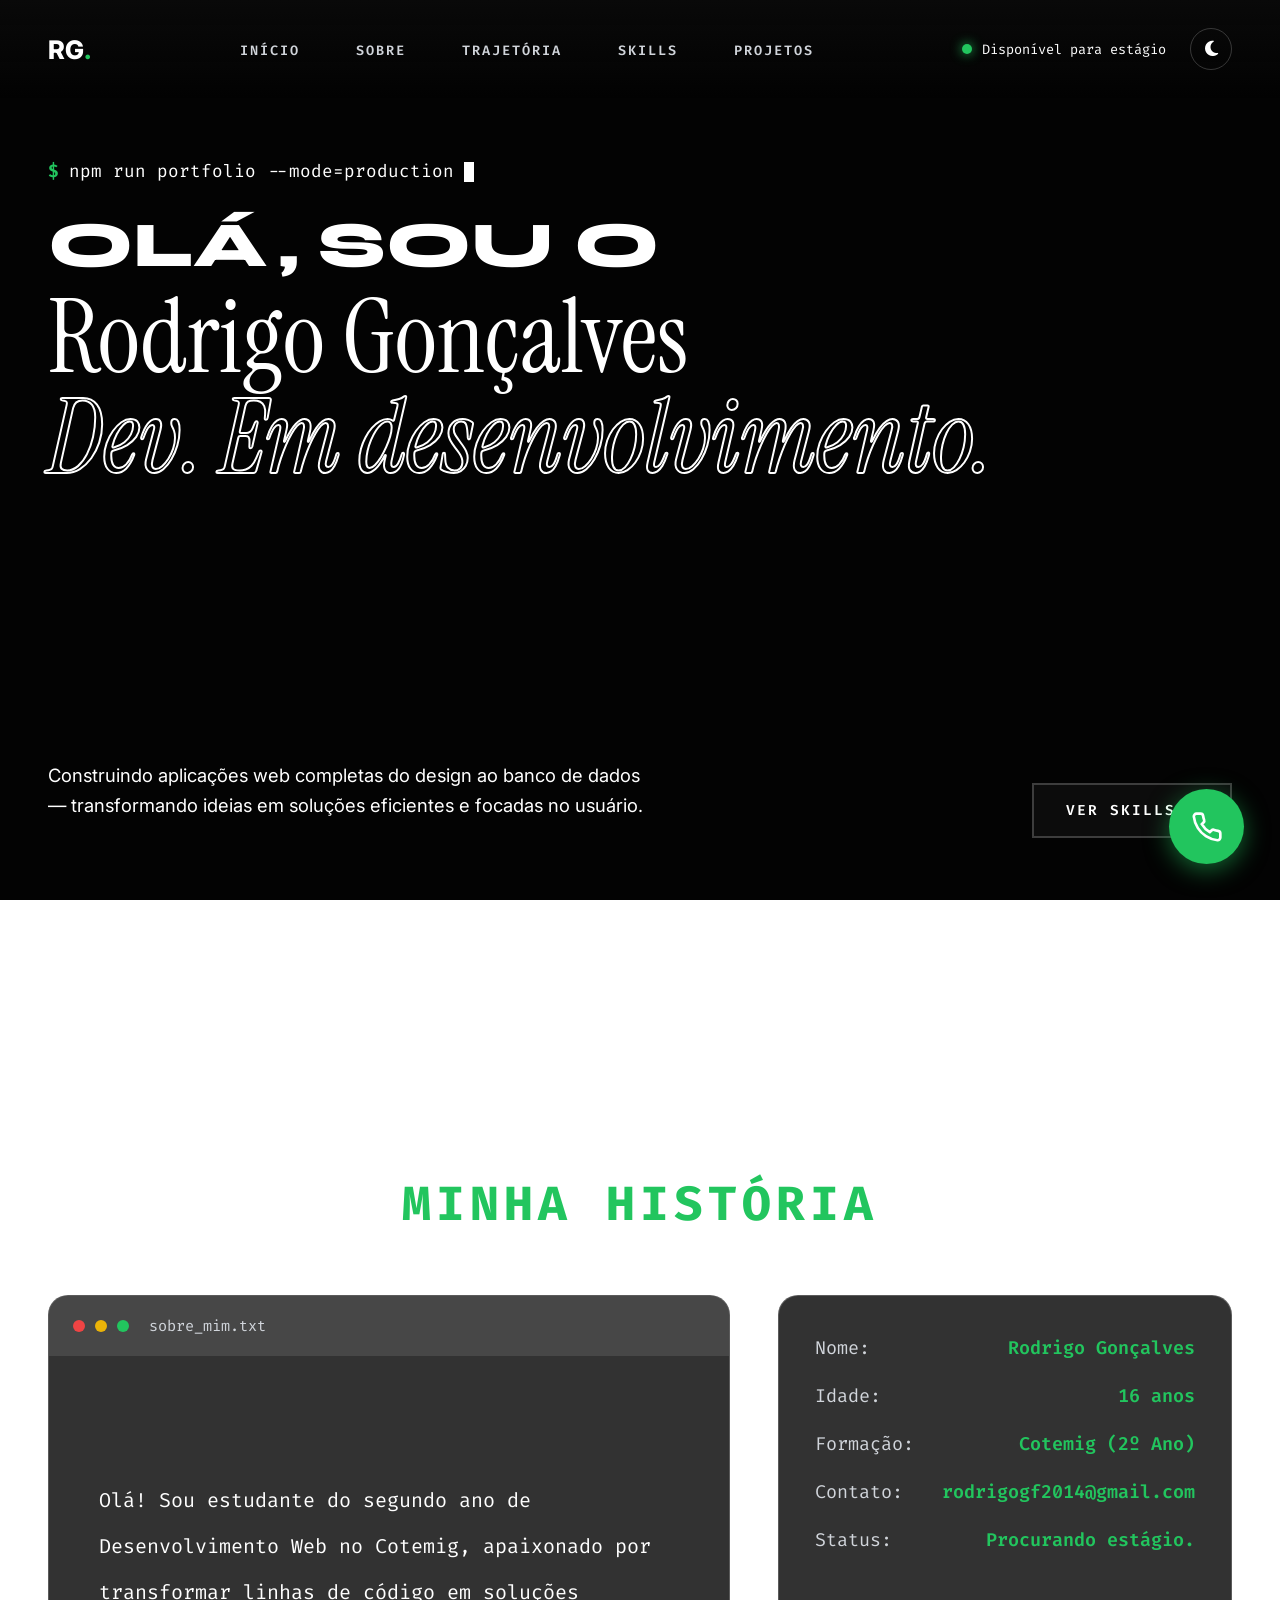
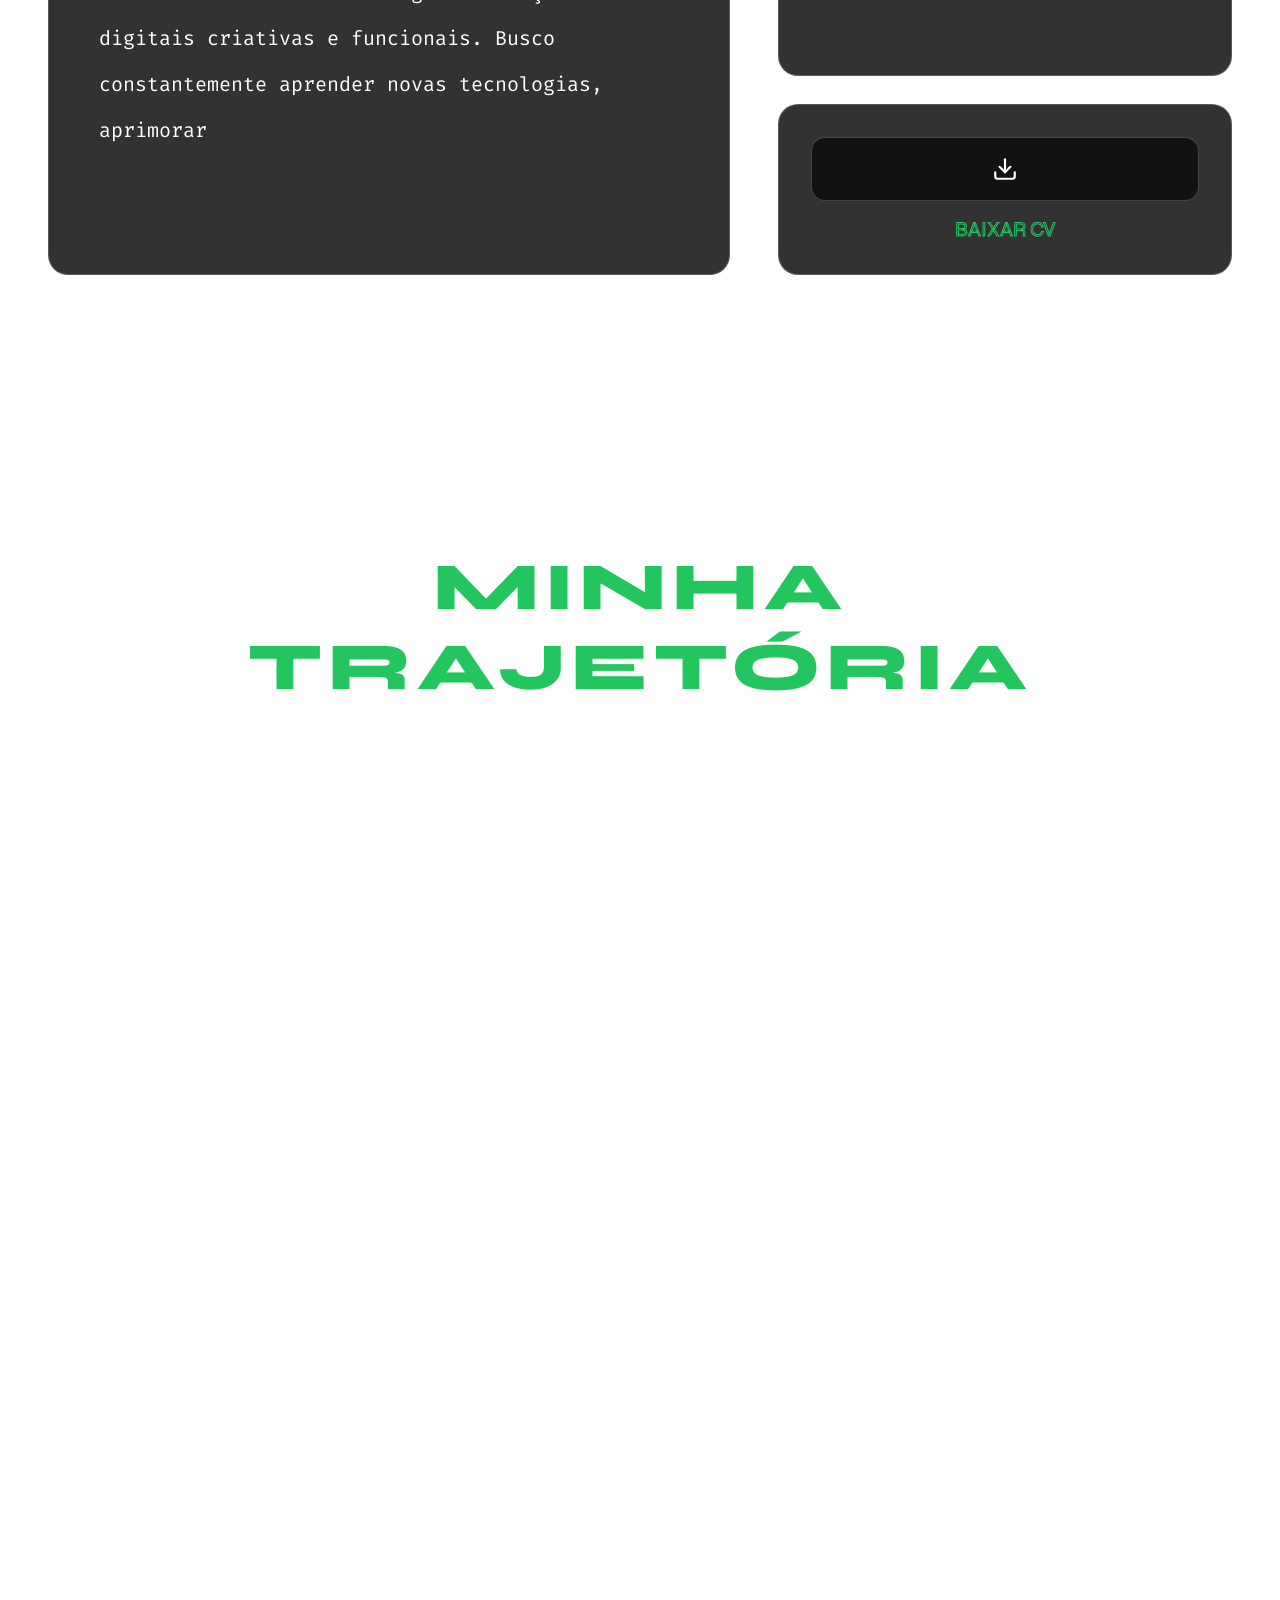
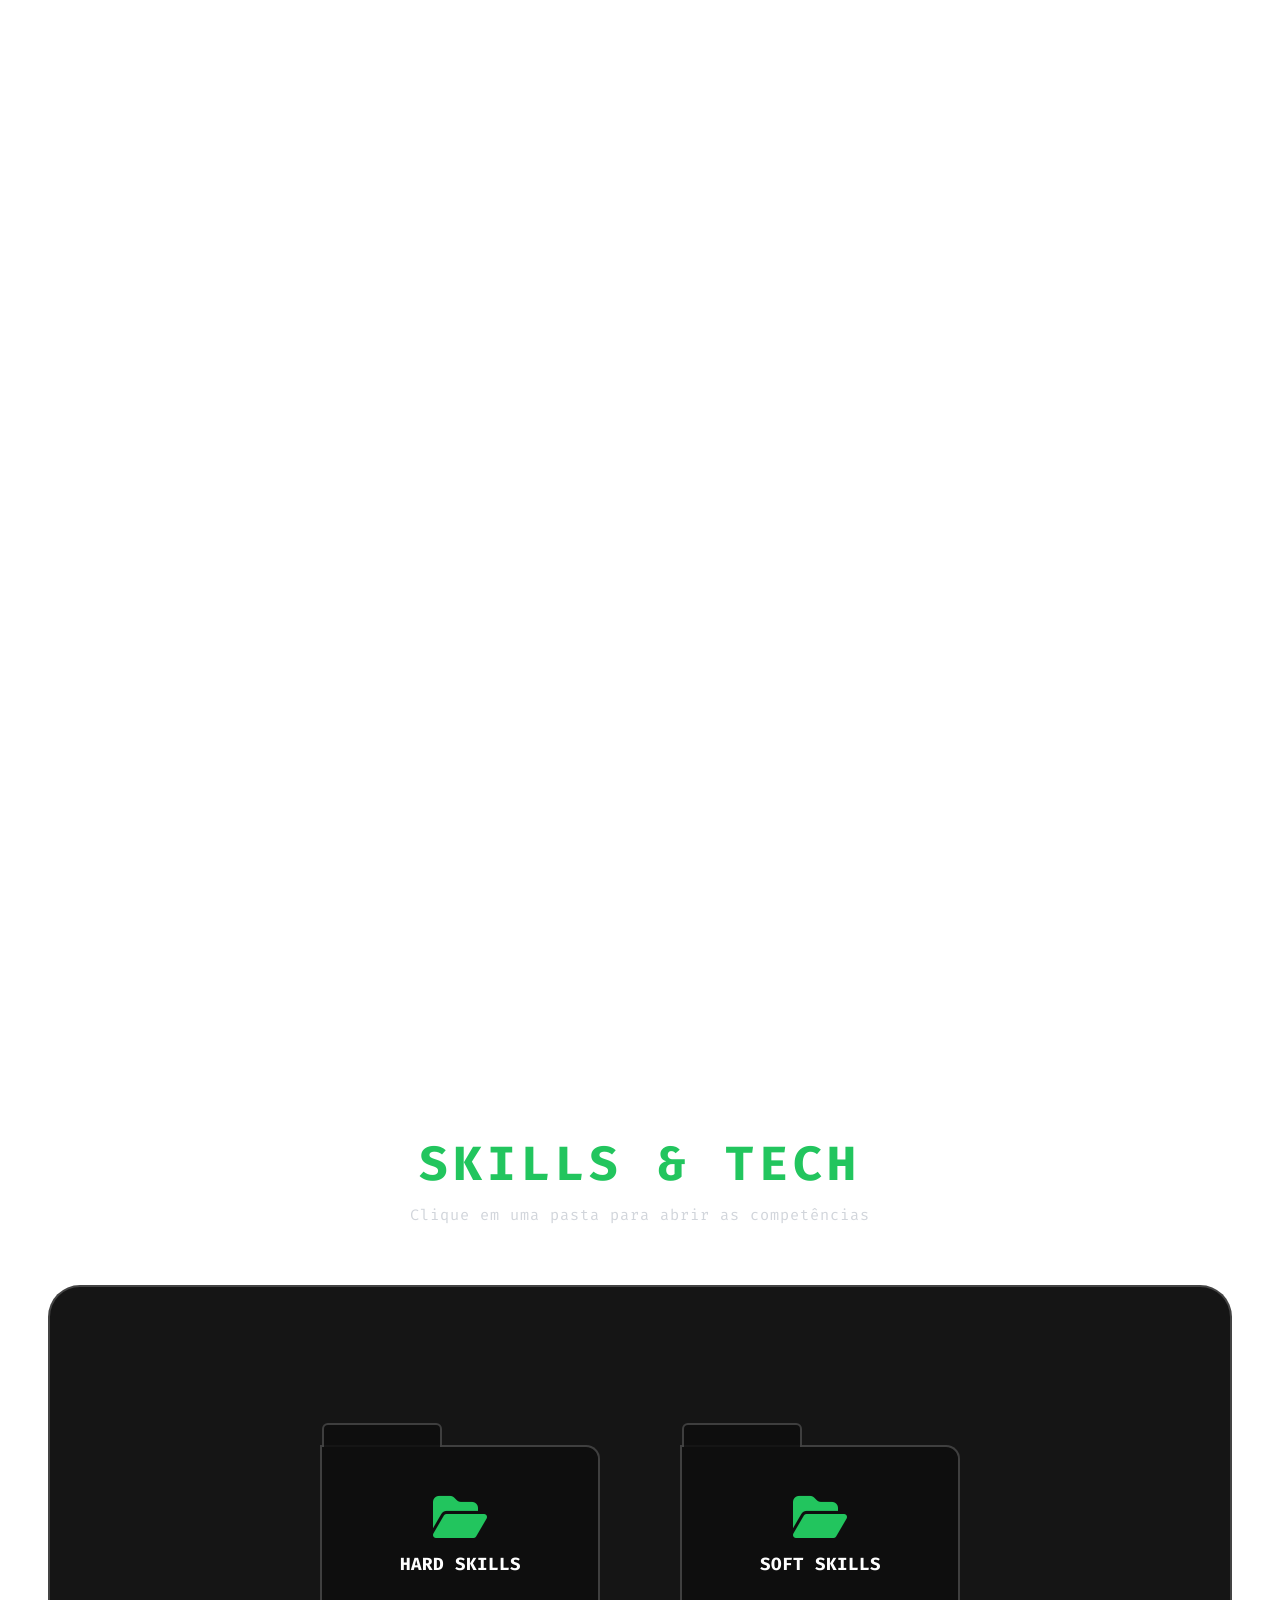
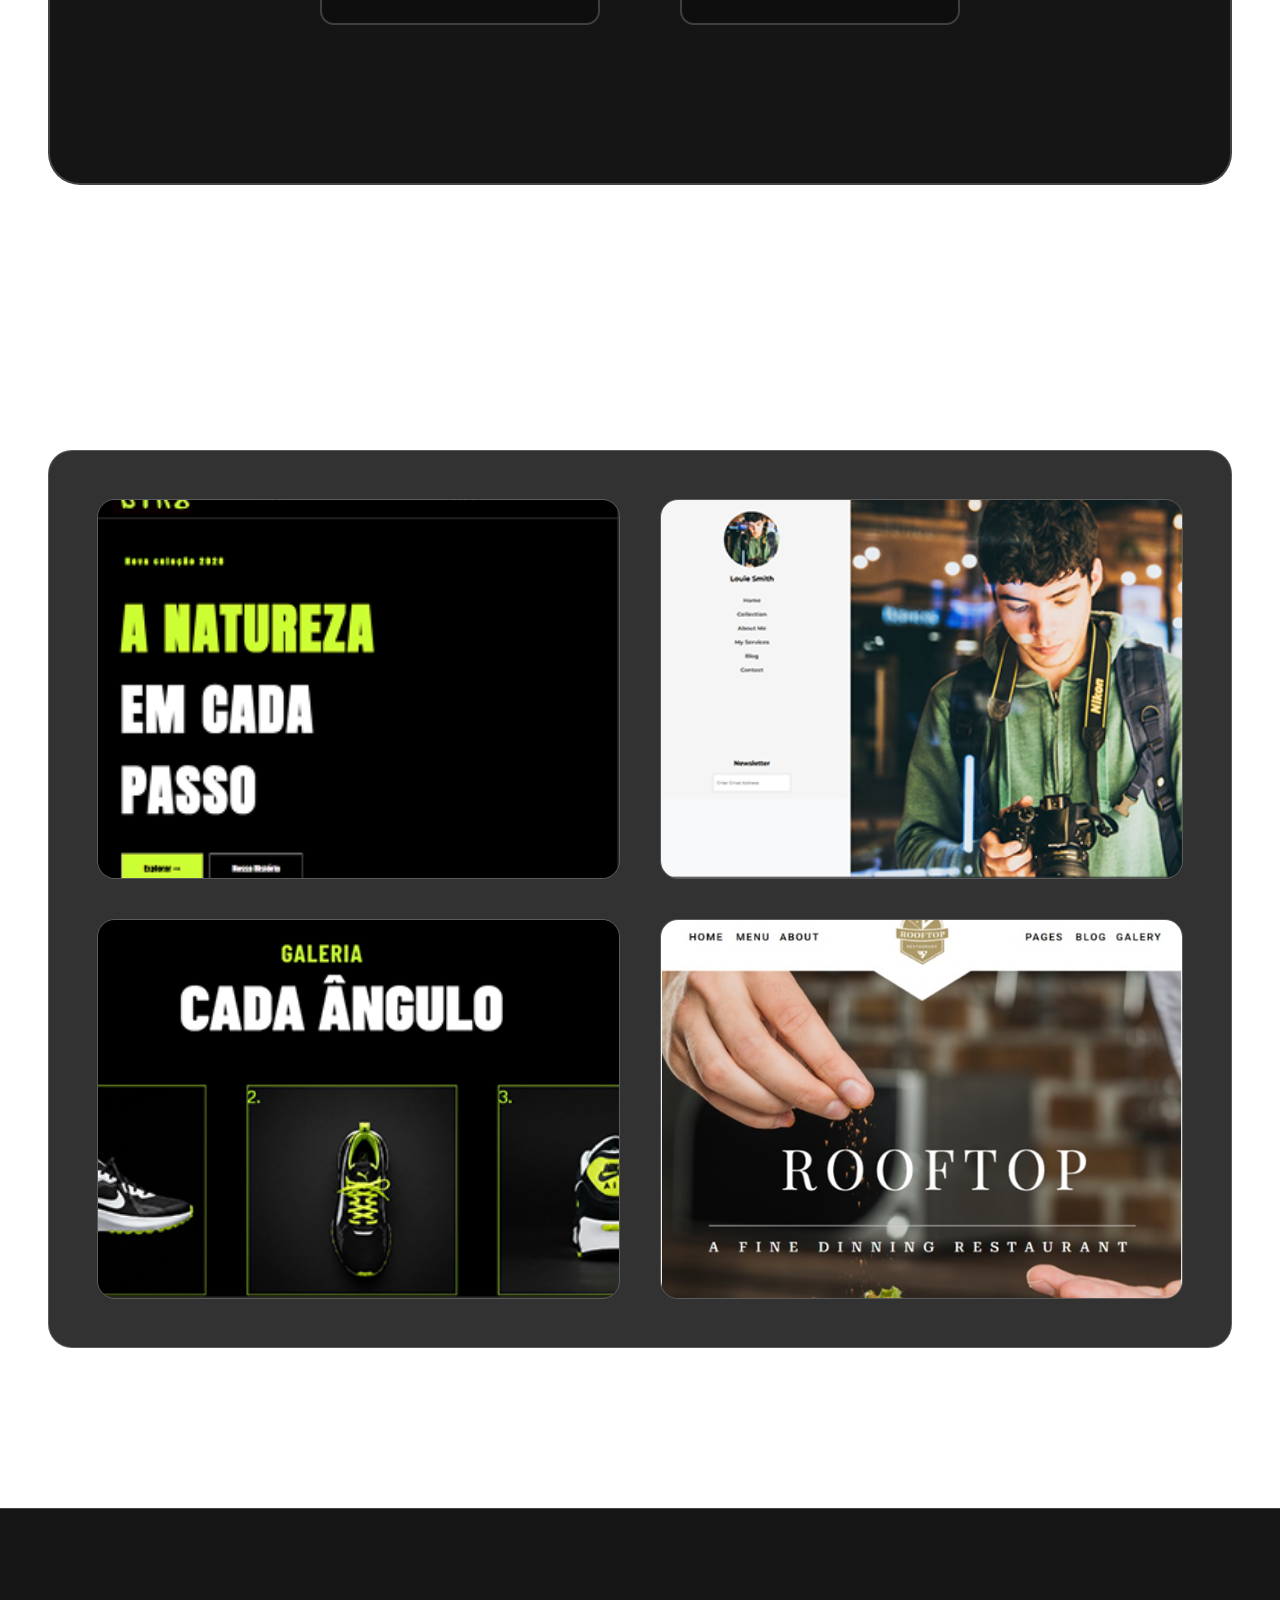
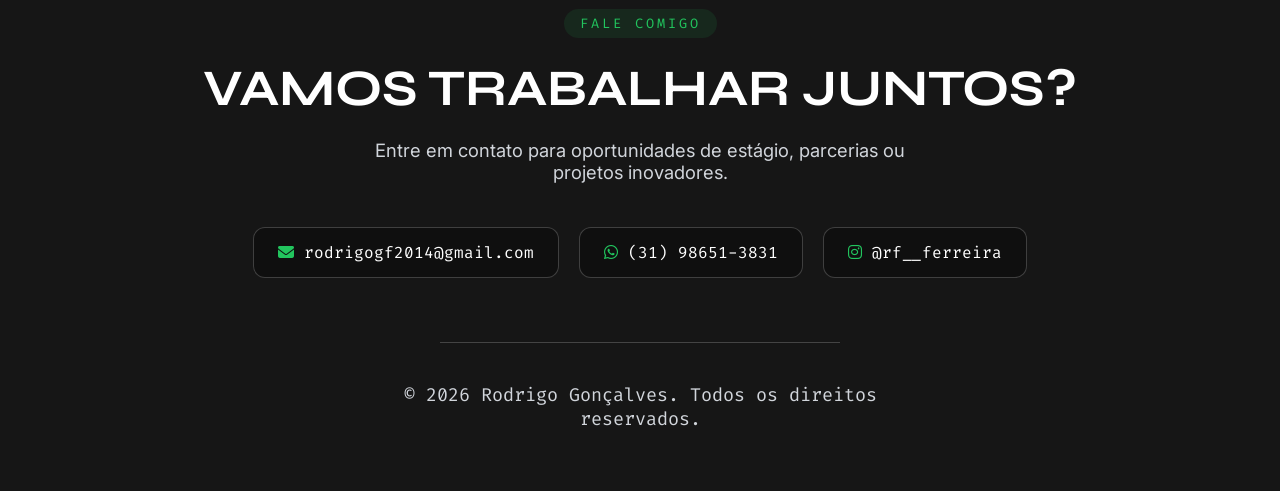
<file: index.html>
<!DOCTYPE html>
<html lang="pt-BR">

<head>
    <meta charset="UTF-8">
    <meta name="viewport" content="width=device-width, initial-scale=1.0">
    <title>Olá</title>

    <link rel="preconnect" href="https://fonts.googleapis.com">
    <link rel="preconnect" href="https://fonts.gstatic.com" crossorigin>
    <link
        href="https://fonts.googleapis.com/css2?family=Fira+Code:wght@400;500;600;700&family=Instrument+Serif:ital@0;1&family=Inter:wght@300;400;500;600;700&family=Syne:wght@800&display=swap"
        rel="stylesheet">
    <link rel="stylesheet" href="https://cdnjs.cloudflare.com/ajax/libs/font-awesome/6.4.0/css/all.min.css">

    <link rel="stylesheet" href="style.css">
</head>

<body id="corpopagina">

    <!-- BACKGROUND VIDEO -->
    <div class="videofundo">
        <video class="videoobjeto" autoplay loop muted playsinline>
            <source src="134266-759233394.mp4" type="video/mp4">
        </video>
        <div class="camadapesada"></div>
    </div>

    <!-- NAVBAR -->
    <navbar class="barranavegacao">
        <div class="logomarca">RG<span>.</span></div>
        <ul class="listalinks">
            <li><a href="#portfolio-content">Início</a></li>
            <li><a href="#secaoAbout">Sobre</a></li>
            <li><a href="#secaoTrajetoria">Trajetória</a></li>
            <li><a href="#secaoSkills">Skills</a></li>
            <li><a href="#secaoProjetos">Projetos</a></li>
        </ul>
        <div class="historicodireita">
            <div class="statusdisponivel">
                <div class="pontostatus"></div>
                Disponível para estágio
            </div>
            <button id="themeToggleBtn" class="botaotematoggle" onclick="alternarTema()" title="Alternar Tema">
                <div class="containericone">
                    <i class="fa-solid fa-sun iconesol"></i>
                    <i class="fa-solid fa-moon iconeluas"></i>
                </div>
            </button>
        </div>
    </navbar>

    <!-- PRELOADER -->
    <div id="preloader"></div>

    <!-- HERO PRINCIPAL -->
    <main id="portfolio-content" class="conteudoprincipal">
        <div class="wrapperinterno">
            <div class="comandoterminal">
                <span class="simbolocmd">$</span> npm run portfolio --mode=production
                <span class="cursordigitacao"></span>
            </div>

            <div class="containertitulohero">
                <div class="wrappertarget">
                    <span class="olhalogo">OLÁ</span>
                    <span class="complementoim" id="complementoIm">, SOU O</span>
                </div>
                <h1 class="nomeprincipal">Rodrigo Gonçalves</h1>
                <h2 class="subtitulostroke">Dev. Em desenvolvimento.</h2>
            </div>
        </div>

        <div class="rodapehero">
            <p class="descricaoroda">
                Construindo aplicações web completas do design ao banco de dados — transformando ideias em soluções
                eficientes e focadas no usuário.
            </p>
            <div class="acaoroda">
                <a href="#secaoSkills" class="botaocontorno">Ver Skills ↗</a>
            </div>
        </div>
    </main>

    <!-- QUEM SOU EU -->
    <section class="secaoabout" id="secaoAbout">
        <div class="titulocontainer">
            <h2 class="titulotopo">QUEM SOU EU</h2>
            <span class="titulosub" id="tituloSub">MINHA HISTÓRIA</span>
        </div>

        <div class="aboutgrid">
            <div class="historiacard">
                <div class="historiaheader">
                    <span class="pontoterminal r"></span>
                    <span class="pontoterminal y"></span>
                    <span class="pontoterminal g"></span>
                    <span class="titulojanela">sobre_mim.txt</span>
                </div>
                <div class="historiacorpo">
                    <p class="textodigitavel"
                        data-texto="Olá! Sou estudante do segundo ano de Desenvolvimento Web no Cotemig, apaixonado por transformar linhas de código em soluções digitais criativas e funcionais. Busco constantemente aprender novas tecnologias, aprimorar minhas habilidades práticas e colaborar em projetos inovadores que resolvam problemas reais. Meu objetivo é crescer na área de tecnologia, construindo experiências web eficientes e centradas no usuário.">
                    </p>
                </div>
            </div>

            <div class="colunadados">
                <div class="infocard">
                    <div class="infolinha"><span class="infolabel">Nome:</span><span class="infovalor"
                            data-texto="Rodrigo Gonçalves"></span></div>
                    <div class="infolinha"><span class="infolabel">Idade:</span><span class="infovalor"
                            data-texto="16 anos"></span></div>
                    <div class="infolinha"><span class="infolabel">Formação:</span><span class="infovalor"
                            data-texto="Cotemig (2º Ano)"></span></div>
                    <div class="infolinha"><span class="infolabel">Contato:</span><span class="infovalor"
                            data-texto="rodrigogf2014@gmail.com"></span></div>
                    <div class="infolinha"><span class="infolabel">Status:</span><span class="infovalor"
                            data-texto="Procurando estágio."></span></div>
                </div>

                <div class="curriculocard">
                    <a href="RodrigoG-Currículo (1).pdf" download class="botaodownload">
                        <svg viewBox="0 0 24 24" fill="none" stroke-width="2" stroke-linecap="round">
                            <path d="M21 15v4a2 2 0 0 1-2 2H5a2 2 0 0 1-2-2v-4"></path>
                            <polyline points="7 10 12 15 17 10"></polyline>
                            <line x1="12" y1="15" x2="12" y2="3"></line>
                        </svg>
                    </a>
                    <a href="RodrigoG-Currículo (1).pdf" download class="textocurriculo">BAIXAR CV</a>
                </div>
            </div>
        </div>
    </section>

    <!-- SEÇÃO: MINHA TRAJETÓRIA -->
    <section class="secaotrajetoria" id="secaoTrajetoria">
        <div class="titulocontainer">
            <h2 class="titulotopo">EVOLUÇÃO</h2>
            <h2 class="glitchtitulo">MINHA TRAJETÓRIA</h2>
        </div>

        <div class="timelinewrapper">
            <div class="timelinelinhabase">
                <div class="timelinelinhaprogresso" id="timelineProgresso"></div>
            </div>

            <div class="timelineitem">
                <div class="timelineponto"></div>
                <div class="timelinecontent">
                    <span class="timelineano">2023</span>
                    <h3 class="timelinetitulo">O Primeiro Contato com o Digital</h3>
                    <p class="timelinetexto">Participei de um projeto de audiovisual focado em edição de vídeo,
                        conquistando o 3º lugar no município de Vespasiano. Essa experiência marcou minha introdução
                        oficial ao universo tecnológico e à criação digital.</p>
                </div>
            </div>

            <div class="timelineitem">
                <div class="timelineponto"></div>
                <div class="timelinecontent">
                    <span class="timelineano">2024</span>
                    <h3 class="timelinetitulo">A Descoberta da Programação & Robótica</h3>
                    <p class="timelinetexto">Retornei ao projeto com um desafio voltado para robótica, onde projetei e
                        programei meu primeiro robô funcional. Foi o momento exato em que descobri minha verdadeira
                        paixão pela lógica e desenvolvimento.</p>
                </div>
            </div>

            <div class="timelineitem">
                <div class="timelineponto"></div>
                <div class="timelinecontent">
                    <span class="timelineano">2025</span>
                    <h3 class="timelinetitulo">Imersão Técnica no Cotemig</h3>
                    <p class="timelinetexto">Ingressei no renomado Cotemig para cursar o ensino médio integrado ao
                        desenvolvimento web, construindo bases sólidas em informática, algoritmos e arquitetura de
                        computadores.</p>
                </div>
            </div>

            <div class="timelineitem">
                <div class="timelineponto"></div>
                <div class="timelinecontent">
                    <span class="timelineano">2026</span>
                    <h3 class="timelinetitulo">Evolução Full-Stack & Mercado</h3>
                    <p class="timelinetexto">Atualmente formando uma base robusta em programação moderna,
                        desenvolvimento web avançado, modelagem de banco de dados e lógica aplicada, focado em entregar
                        soluções reais.</p>
                </div>
            </div>
        </div>
    </section>

    <!-- SEÇÃO SKILLS -->
    <section class="secaoskills" id="secaoSkills">
        <div class="titulocontainer">
            <h2 class="titulotopo">COMPETÊNCIAS</h2>
            <span class="titulosub">SKILLS & TECH</span>
            <p class="skillsinstrucao">Clique em uma pasta para abrir as competências</p>
        </div>

        <div class="skillssolidbox">
            <div class="foldersflexcontainer">

                <!-- PASTA 1: HARD SKILLS -->
                <div class="folderwrapper" id="wrapperHard">
                    <div class="realfolder" onclick="alternarPasta('hard')">
                        <div class="foldertab"></div>
                        <div class="foldermain">
                            <i class="fa-solid fa-folder-open foldericone"></i>
                            <span>HARD SKILLS</span>
                        </div>
                    </div>
                    <div class="skillsexpansiongrid" id="gridHard">
                        <div class="skillitem"><i class="fa-solid fa-code" style="color: #239120;"></i><span>C#</span>
                        </div>
                        <div class="skillitem"><i class="fa-brands fa-js"
                                style="color: #f7df1e;"></i><span>JavaScript</span></div>
                        <div class="skillitem"><i class="fa-brands fa-python"
                                style="color: #3776ab;"></i><span>Python</span></div>
                        <div class="skillitem"><i class="fa-brands fa-html5"
                                style="color: #e34f26;"></i><span>HTML/CSS</span></div>
                        <div class="skillitem"><i class="fa-solid fa-database"
                                style="color: #4479a1;"></i><span>MySQL</span></div>
                        <div class="skillitem"><i class="fa-brands fa-git-alt"
                                style="color: #f05032;"></i><span>Git</span></div>
                        <div class="skillitem"><i class="fa-solid fa-video"
                                style="color: #a855f7;"></i><span>Edição</span></div>
                    </div>
                </div>

                <!-- PASTA 2: SOFT SKILLS -->
                <div class="folderwrapper" id="wrapperSoft">
                    <div class="realfolder" onclick="alternarPasta('soft')">
                        <div class="foldertab"></div>
                        <div class="foldermain">
                            <i class="fa-solid fa-folder-open foldericone"></i>
                            <span>SOFT SKILLS</span>
                        </div>
                    </div>
                    <div class="skillsexpansiongrid" id="gridSoft">
                        <div class="skillitem"><i class="fa-solid fa-users"
                                style="color: #22c55e;"></i><span>Equipe</span></div>
                        <div class="skillitem"><i class="fa-solid fa-comments"
                                style="color: #3b82f6;"></i><span>Comunicação</span></div>
                        <div class="skillitem"><i class="fa-solid fa-puzzle-piece"
                                style="color: #eab308;"></i><span>Resolução</span></div>
                        <div class="skillitem"><i class="fa-solid fa-lightbulb"
                                style="color: #a855f7;"></i><span>Criatividade</span></div>
                        <div class="skillitem"><i class="fa-solid fa-rocket"
                                style="color: #ec4899;"></i><span>Liderança</span></div>
                    </div>
                </div>

            </div>
        </div>
    </section>

    <!-- SEÇÃO PROJETOS -->
    <section class="secaoprojetos" id="secaoProjetos">
        <div class="tituloprojetoscontainer">
            <h2 class="tituloprojetos">PROJETOS</h2>
        </div>

        <div class="projetosbox">
            <div class="projetosgrid">
                <div class="projetocard">
                    <img src="image 4 (2).png" alt="Preview" class="projetoimg">
                    <div class="projetooverlay">
                        <h3 class="projetotitulocard">STR8 E-COMMERCE</h3>
                        <a href="https://roddrigo-123.github.io/STR8/" target="_blank" class="botaosprojetolink">VER
                            PROJETO</a>
                    </div>
                </div>
                <div class="projetocard">
                    <img src="image 4.png" alt="Preview" class="projetoimg">
                    <div class="projetooverlay">
                        <h3 class="projetotitulocard">LOUIE</h3>
                        <a href="https://roddrigo-123.github.io/Louie/" target="_blank" class="botaosprojetolink">VER
                            PROJETO</a>
                    </div>
                </div>
                <div class="projetocard">
                    <img src="image 5.png" alt="Preview" class="projetoimg">
                    <div class="projetooverlay">
                        <h3 class="projetotitulocard">STR8 LANDING PAGE</h3>
                        <a href="https://roddrigo-123.github.io/Str8landing/" target="_blank"
                            class="botaosprojetolink">VER PROJETO</a>
                    </div>
                </div>
                <div class="projetocard">
                    <img src="Rectangle 11.png" alt="Preview" class="projetoimg">
                    <div class="projetooverlay">
                        <h3 class="projetotitulocard">ROOFTOP</h3>
                        <a href="https://roddrigo-123.github.io/ROOFTOPP/" target="_blank" class="botaosprojetolink">VER
                            PROJETO</a>
                    </div>
                </div>
            </div>
        </div>
    </section>

    <!-- RODAPÉ DE CONTATO OFICIAL -->
    <footer class="footercontato">
        <div class="footercontent">
            <div class="footerbadge">FALE COMIGO</div>
            <h3>VAMOS TRABALHAR JUNTOS?</h3>
            <p>Entre em contato para oportunidades de estágio, parcerias ou projetos inovadores.</p>
            <div class="footerlinksgrid">
                <a href="mailto:rodrigogf2014@gmail.com" class="footerlinkitem"><i class="fa-solid fa-envelope"></i>
                    rodrigogf2014@gmail.com</a>
                <a href="https://wa.me/5531986513831" target="_blank" class="footerlinkitem"><i
                        class="fa-brands fa-whatsapp"></i> (31) 98651-3831</a>
                <a href="https://instagram.com/rf__ferreira" target="_blank" class="footerlinkitem"><i
                        class="fa-brands fa-instagram"></i> @rf__ferreira</a>
            </div>
            <div class="footerdivisor"></div>
            <p class="footercopy">© 2026 Rodrigo Gonçalves. Todos os direitos reservados.</p>
        </div>
    </footer>

    <!-- WIDGET FLUTUANTE NA DIAGONAL COM HOVER -->
    <div class="widgetflutuante">
        <div class="opcoesflutuantes" id="opcoesFlutuantes">
            <button class="botaosub" id="btnAbreForm" title="Formulário">
                <svg viewBox="0 0 24 24" fill="none" stroke="currentColor" stroke-width="2">
                    <path d="M4 4h16c1.1 0 2 .9 2 2v12c0 1.1-.9 2-2 2H4c-1.1 0-2-.9-2-2V6c0-1.1.9-2 2-2z"></path>
                    <polyline points="22,6 12,13 2,6"></polyline>
                </svg>
            </button>
            <button class="botaosub" id="btnAbreRedes" title="Redes">
                <svg viewBox="0 0 24 24" fill="none" stroke="currentColor" stroke-width="2">
                    <rect x="2" y="2" width="20" height="20" rx="5" ry="5"></rect>
                    <path d="M16 11.37A4 4 0 1 1 12.63 8 4 4 0 0 1 16 11.37z"></path>
                </svg>
            </button>
        </div>
        <button class="botaoprincipal" id="btnToggleWidget">
            <svg class="iconetelefone" viewBox="0 0 24 24" fill="none" stroke="currentColor" stroke-width="2">
                <path
                    d="M22 16.92v3a2 2 0 0 1-2.18 2 19.79 19.79 0 0 1-8.63-3.07 19.5 19.5 0 0 1-6-6 19.79 19.79 0 0 1-3.07-8.67A2 2 0 0 1 4.11 2h3a2 2 0 0 1 2 1.72 12.84 12.84 0 0 0 .7 2.81 2 2 0 0 1-.45 2.11L8.09 9.91a16 16 0 0 0 6 6l1.27-1.27a2 2 0 0 1 2.11-.45 12.84 12.84 0 0 0 2.81.7A2 2 0 0 1 22 16.92z">
                </path>
            </svg>
            <svg class="iconefechar" viewBox="0 0 24 24" fill="none" stroke="currentColor" stroke-width="2">
                <line x1="18" y1="6" x2="6" y2="18"></line>
                <line x1="6" y1="6" x2="18" y2="18"></line>
            </svg>
        </button>
    </div>

    <!-- MODAL REDES -->
    <div class="modaloverlay" id="modalRedes">
        <div class="modalcard">
            <button class="modalfechar" onclick="fecharModais()">&times;</button>
            <h3 class="modaltitulo">CONTATO & REDES</h3>
            <div class="redesgrid">
                <a href="mailto:rodrigogf2014@gmail.com" class="redeitem">E-mail</a>
                <a href="https://wa.link/9b0cmp" target="_blank" class="redeitem">WhatsApp</a>
                <a href="https://instagram.com/rf__ferreira?dlrf=MWRsMnFoeXduMDA2dw%3D%3D" target="_blank"
                    class="redeitem">Instagram</a>
                <a href="https://github.com/roddrigo-123" target="_blank" class="redeitem">GitHub</a>
            </div>
        </div>
    </div>

    <!-- MODAL FORMULÁRIO -->
    <div class="modaloverlay" id="modalForm">
        <div class="modalcard">
            <button class="modalfechar" onclick="fecharModais()">&times;</button>
            <h3 class="modaltitulo">FALE COMIGO</h3>
            <form class="formcontato" action="https://formspree.io/f/xwlvbppo" method="POST">
                <div class="formcampo">
                    <label>Nome *</label>
                    <input type="text" name="nome" required>
                </div>
                <div class="formcampo">
                    <label>Telefone *</label>
                    <input type="text" id="telefone" name="telefone" oninput="mascara_telefone()"
                        placeholder="(31)98651-3831" maxlength="14" required>
                </div>
                <div class="formcampo">
                    <label>E-mail *</label>
                    <input type="email" name="email" placeholder="seuemail@dominio.com" required>
                </div>
                <div class="formcampo">
                    <label>Mensagem *</label>
                    <textarea name="mensagem" rows="4" required></textarea>
                </div>
                <button type="submit" class="botaosenviarform">ENVIAR MENSAGEM</button>
            </form>
        </div>
    </div>

    <script src="script.js"></script>
</body>

</html>
</file>
<file: style.css>
* {
    margin: 0;
    padding: 0;
    box-sizing: border-box;
}

html,
body {
    width: 100%;
    max-width: 100%;
    overflow-x: hidden !important;
    color: #ffffff;
    font-family: 'Inter', sans-serif;
    min-height: 100vh;
    position: relative;
    scroll-behavior: smooth;
    transition: background-color 0.4s ease, color 0.4s ease;
}

/* --- TEMA CLARO (ATIVADO VIA CLASSE NO BODY) --- */
body.modo-claro {
    background-color: #f8fafc;
    color: #0f172a;
}

body.modo-claro .historiacard,
body.modo-claro .infocard,
body.modo-claro .curriculocard,
body.modo-claro .timelinecontent,
body.modo-claro .projetosbox,
body.modo-claro .realfolder,
body.modo-claro .foldertab,
body.modo-claro .modalcard,
body.modo-claro .redeitem,
body.modo-claro .botaocontorno,
body.modo-claro .footerlinkitem,
body.modo-claro .botaosub {
    background-color: rgba(255, 255, 255, 0.9);
    color: #0f172a;
    border-color: rgba(0, 0, 0, 0.2);
}

body.modo-claro .skillssolidbox {
    background-color: rgba(241, 245, 249, 0.96);
    border-color: rgba(0, 0, 0, 0.2);
}

body.modo-claro .titulotopo,
body.modo-claro .olhalogo,
body.modo-claro .complementoim,
body.modo-claro .nomeprincipal,
body.modo-claro .timelinetitulo,
body.modo-claro .projetotitulocard,
body.modo-claro .footercontent h3,
body.modo-claro .modaltitulo,
body.modo-claro .logomarca,
body.modo-claro .textodigitavel,
body.modo-claro .foldermain,
body.modo-claro .skillitem {
    color: #0f172a;
}

body.modo-claro .subtitulostroke {
    -webkit-text-stroke: 2px #0f172a;
}

body.modo-claro .descricaoroda,
body.modo-claro .timelinetexto,
body.modo-claro .footercontent p,
body.modo-claro .titulojanela,
body.modo-claro .infolabel,
body.modo-claro .skillsinstrucao {
    color: #475569;
}

body.modo-claro .camadapesada {
    background: rgba(255, 255, 255, 0.75);
}

body.modo-claro .botaodownload {
    background: #f1f5f9;
}

body.modo-claro .botaodownload svg {
    stroke: #0f172a;
}

body.modo-claro .botaotematoggle {
    border-color: rgba(0, 0, 0, 0.2);
}

body.modo-claro .iconesol {
    opacity: 1;
    transform: translateY(0);
    color: #0f172a;
}

body.modo-claro .iconeluas {
    opacity: 0;
    transform: translateY(-20px);
}

body.modo-claro .formcampo input,
body.modo-claro .formcampo textarea {
    background: #f8fafc;
    border-color: rgba(0, 0, 0, 0.2);
    color: #0f172a;
}

/* --- SCROLLBAR --- */
::-webkit-scrollbar {
    width: 12px;
}

::-webkit-scrollbar-track {
    background: #0a0a0a;
}

::-webkit-scrollbar-thumb {
    background-color: #22c55e;
    border-radius: 6px;
    border: 3px solid #0a0a0a;
}

/* --- BACKGROUND VIDEO (CORRIGIDO) --- */
.videofundo {
    position: fixed;
    top: 0;
    left: 0;
    width: 100vw;
    height: 100vh;
    z-index: -2;
    overflow: hidden;
    pointer-events: none;
    background-color: #0a0a0a;
}

.videoobjeto {
    width: 100%;
    height: 100%;
    object-fit: cover;
    position: absolute;
    top: 0;
    left: 0;
    z-index: -2;
}

.camadapesada {
    position: absolute;
    top: 0;
    left: 0;
    width: 100%;
    height: 100%;
    background: rgba(0, 0, 0, 0.65);
    z-index: -1;
    pointer-events: none;
    transition: background 0.4s ease;
}

#preloader {
    position: fixed;
    top: 0;
    left: 0;
    width: 100vw;
    height: 100vh;
    background-color: #000000;
    z-index: 9998;
    transition: opacity 0.6s ease;
    pointer-events: none;
}

/* --- NAVBAR --- */
.barranavegacao {
    display: flex;
    justify-content: space-between;
    align-items: center;
    padding: 28px 48px;
    position: fixed;
    top: 0;
    left: 0;
    width: 100%;
    z-index: 100;
    background: linear-gradient(to bottom, rgba(10, 10, 10, 0.9), transparent);
}

.logomarca {
    font-weight: 800;
    font-size: 1.6rem;
    color: #ffffff;
}

.logomarca span {
    color: #22c55e;
}

.listalinks {
    display: flex;
    gap: 16px;
    list-style: none;
}

.listalinks a {
    color: #d1d5db;
    text-decoration: none;
    font-size: 0.85rem;
    font-family: 'Fira Code', monospace;
    letter-spacing: 2px;
    text-transform: uppercase;
    font-weight: 600;
    padding: 10px 20px;
    border-radius: 8px;
    transition: all 0.25s ease;
}

.listalinks a:hover {
    background-color: #ffffff;
    color: #0a0a0a;
}

.historicodireita {
    display: flex;
    align-items: center;
    gap: 24px;
}

.statusdisponivel {
    display: flex;
    align-items: center;
    gap: 10px;
    font-family: 'Fira Code', monospace;
    font-size: 0.85rem;
    color: #ffffff;
}

.pontostatus {
    width: 10px;
    height: 10px;
    background-color: #22c55e;
    border-radius: 50%;
    box-shadow: 0 0 12px #22c55e;
}

/* BOTÃO TEMA */
.botaotematoggle {
    background: transparent;
    border: 1.5px solid rgba(255, 255, 255, 0.2);
    width: 42px;
    height: 42px;
    border-radius: 50%;
    cursor: pointer;
    display: flex;
    justify-content: center;
    align-items: center;
    position: relative;
    overflow: hidden;
}

.containericone {
    position: relative;
    width: 100%;
    height: 100%;
    display: flex;
    justify-content: center;
    align-items: center;
}

.botaotematoggle i {
    position: absolute;
    font-size: 1.1rem;
    color: #ffffff;
    transition: transform 0.4s ease, opacity 0.4s ease;
}

.iconesol {
    opacity: 0;
    transform: translateY(20px);
}

.iconeluas {
    opacity: 1;
    transform: translateY(0);
}

/* --- HERO --- */
.conteudoprincipal {
    padding: 160px 48px 80px 48px;
    width: 100vw;
    min-height: 100vh;
    display: flex;
    flex-direction: column;
    justify-content: space-between;
    align-items: flex-start !important;
    opacity: 0;
    transform: translateY(20px);
    transition: opacity 1s ease, transform 1s ease;
}

.mostrarconteudo {
    opacity: 1 !important;
    transform: translateY(0) !important;
}

.wrapperinterno {
    width: 100%;
    display: flex;
    flex-direction: column;
    align-items: flex-start !important;
}

.comandoterminal {
    font-family: 'Fira Code', monospace;
    font-size: 1.1rem;
    color: #ffffff;
    margin-bottom: 24px;
    display: flex;
    align-items: center;
    gap: 10px;
}

.comandoterminal .simbolocmd {
    color: #22c55e;
    font-weight: 700;
}

.cursordigitacao {
    display: inline-block;
    width: 10px;
    height: 20px;
    background-color: #ffffff;
    animation: piscarcursor 1s infinite;
}

@keyframes piscarcursor {
    50% {
        opacity: 0;
    }
}

.containertitulohero {
    margin-bottom: 20px;
    width: 100%;
    display: flex;
    flex-direction: column;
    align-items: flex-start !important;
}

.wrappertarget {
    position: relative;
    display: inline-flex;
    align-items: center;
    gap: 12px;
    margin-bottom: 8px;
}

.olhalogo {
    font-family: 'Syne', sans-serif;
    font-size: clamp(2rem, 5vw, 4.5rem);
    font-weight: 800;
    color: #ffffff;
    line-height: 1;
}

.complementoim {
    font-family: 'Syne', sans-serif;
    font-size: clamp(2rem, 5vw, 4.5rem);
    font-weight: 800;
    color: #ffffff;
    opacity: 0;
    transform: translateX(-10px);
    transition: opacity 0.8s ease, transform 0.8s ease;
}

.revelarim {
    opacity: 1 !important;
    transform: translateX(0) !important;
}

.nomeprincipal {
    font-family: 'Instrument Serif', serif;
    font-size: clamp(3.5rem, 8vw, 9rem);
    font-weight: 400;
    line-height: 0.9;
    color: #ffffff;
    margin-bottom: 8px;
    width: 100%;
}

.subtitulostroke {
    font-family: 'Instrument Serif', serif;
    font-style: italic;
    font-size: clamp(3.5rem, 8vw, 9rem);
    font-weight: 400;
    line-height: 0.9;
    color: transparent;
    -webkit-text-stroke: 2px #ffffff;
    margin-bottom: 20px;
    width: 100%;
}

.rodapehero {
    display: flex;
    justify-content: space-between;
    align-items: flex-end;
    margin-top: 60px;
    width: 100%;
    flex-wrap: wrap;
    gap: 32px;
}

.descricaoroda {
    max-width: 600px;
    font-size: 1.15rem;
    line-height: 1.6;
    color: #ffffff;
}

.botaocontorno {
    border: 2px solid rgba(255, 255, 255, 0.2);
    background: rgba(15, 15, 15, 0.85);
    color: #ffffff;
    padding: 16px 32px;
    font-family: 'Fira Code', monospace;
    font-size: 0.9rem;
    font-weight: 600;
    letter-spacing: 2px;
    text-transform: uppercase;
    text-decoration: none;
    transition: all 0.3s ease;
}

.botaocontorno:hover {
    background: #22c55e !important;
    color: #fff !important;
    border-color: #22c55e !important;
}

/* --- SEÇÕES GERAIS --- */
.secaoabout,
.secaotrajetoria,
.secaoprojetos,
.secaoskills {
    max-width: 1400px;
    width: 100%;
    margin: 160px auto;
    padding: 0 48px;
    opacity: 0;
    transform: translateY(40px);
    transition: opacity 1s ease, transform 1s ease;
}

.secaoabout.revelar,
.secaotrajetoria.revelar,
.secaoprojetos.revelar,
.secaoskills.revelar {
    opacity: 1 !important;
    transform: translateY(0) !important;
}

.titulocontainer {
    text-align: center;
    margin-bottom: 60px;
}

.titulotopo {
    font-family: 'Instrument Serif', serif;
    font-size: clamp(3.5rem, 7vw, 6.5rem);
    color: #ffffff;
}

.titulosub {
    font-family: 'Fira Code', monospace;
    font-size: clamp(1.8rem, 4vw, 3rem);
    font-weight: 700;
    text-transform: uppercase;
    letter-spacing: 5px;
    margin-top: -5px;
    display: inline-block;
    color: #22c55e;
}

.glitchtitulo {
    font-family: 'Syne', sans-serif;
    font-size: clamp(2.4rem, 5.5vw, 4.2rem);
    font-weight: 800;
    text-transform: uppercase;
    letter-spacing: 6px;
    margin-top: -5px;
    display: inline-block;
    color: #22c55e;
    position: relative;
}

.aboutgrid {
    display: grid;
    grid-template-columns: 1.5fr 1fr;
    gap: 48px;
    align-items: stretch;
}

.historiacard {
    border: 1.5px solid rgba(255, 255, 255, 0.2);
    border-radius: 20px;
    background: rgba(15, 15, 15, 0.85);
    display: flex;
    flex-direction: column;
    overflow: hidden;
    min-height: 580px;
}

.historiaheader {
    background: rgba(255, 255, 255, 0.1);
    padding: 20px 24px;
    display: flex;
    align-items: center;
    gap: 10px;
}

.pontoterminal {
    width: 12px;
    height: 12px;
    border-radius: 50%;
    display: inline-block;
}

.pontoterminal.r {
    background-color: #ef4444;
}

.pontoterminal.y {
    background-color: #eab308;
}

.pontoterminal.g {
    background-color: #22c55e;
}

.titulojanela {
    margin-left: 10px;
    font-family: 'Fira Code', monospace;
    font-size: 0.95rem;
    color: #d1d5db;
}

.historiacorpo {
    padding: 60px 50px;
    flex: 1;
    display: flex;
    align-items: center;
}

.textodigitavel {
    font-family: 'Fira Code', monospace;
    font-size: 1.25rem;
    line-height: 2.3;
    color: #ffffff;
}

.colunadados {
    display: flex;
    flex-direction: column;
    gap: 28px;
    justify-content: space-between;
}

.infocard {
    border: 1.5px solid rgba(255, 255, 255, 0.2);
    border-radius: 20px;
    background: rgba(15, 15, 15, 0.85);
    padding: 40px 36px;
    display: flex;
    flex-direction: column;
    gap: 24px;
    flex: 1;
}

.infolinha {
    display: flex;
    justify-content: space-between;
    font-size: 1.15rem;
    gap: 16px;
}

.infolabel {
    color: #d1d5db;
    font-family: 'Fira Code', monospace;
}

.infovalor {
    color: #22c55e;
    font-family: 'Fira Code', monospace;
    font-weight: 600;
    text-align: right;
}

.curriculocard {
    border: 1.5px solid rgba(255, 255, 255, 0.2);
    border-radius: 20px;
    background: rgba(15, 15, 15, 0.85);
    padding: 32px;
    text-align: center;
    display: flex;
    flex-direction: column;
    align-items: center;
    gap: 16px;
}

.botaodownload {
    border: 1.5px solid rgba(255, 255, 255, 0.2);
    background: rgba(15, 15, 15, 0.85);
    padding: 18px;
    width: 100%;
    border-radius: 14px;
    cursor: pointer;
    display: flex;
    justify-content: center;
}

.botaodownload svg {
    width: 26px;
    height: 26px;
    stroke: #ffffff;
}

.textocurriculo {
    font-family: 'Syne', sans-serif;
    font-size: 1.3rem;
    color: transparent;
    -webkit-text-stroke: 1px #22c55e;
    text-transform: uppercase;
    text-decoration: none;
}

/* --- TRAJETÓRIA --- */
.timelinewrapper {
    position: relative;
    max-width: 1000px;
    margin: 0 auto;
    padding: 40px 0;
}

.timelinelinhabase {
    position: absolute;
    top: 0;
    left: 50%;
    transform: translateX(-50%);
    width: 4px;
    height: 100%;
    background: rgba(255, 255, 255, 0.2);
    border-radius: 4px;
}

.timelinelinhaprogresso {
    position: absolute;
    top: 0;
    left: 0;
    width: 100%;
    height: 0%;
    background: #22c55e;
    box-shadow: 0 0 20px #22c55e;
    border-radius: 4px;
    transition: height 0.1s ease-out;
}

.timelineitem {
    position: relative;
    width: 50%;
    padding: 30px 50px;
    opacity: 0;
    transform: translateY(60px);
    transition: opacity 0.8s ease, transform 0.8s ease;
}

.timelineitem.ativa {
    opacity: 1;
    transform: translateY(0);
}

.timelineitem:nth-child(odd) {
    left: 0;
    text-align: right;
}

.timelineitem:nth-child(even) {
    left: 50%;
    text-align: left;
}

.timelineponto {
    position: absolute;
    top: 45px;
    width: 18px;
    height: 18px;
    background: #0a0a0a;
    border: 3px solid rgba(255, 255, 255, 0.2);
    border-radius: 50%;
    z-index: 2;
}

.timelineitem:nth-child(odd) .timelineponto {
    right: -9px;
}

.timelineitem:nth-child(even) .timelineponto {
    left: -9px;
}

.timelineitem.ativa .timelineponto {
    background: #22c55e;
    border-color: #ffffff;
    box-shadow: 0 0 20px #22c55e;
    transform: scale(1.35);
}

.timelinecontent {
    background: rgba(15, 15, 15, 0.85);
    border: 1.5px solid rgba(255, 255, 255, 0.2);
    border-radius: 18px;
    padding: 32px;
}

.timelineano {
    font-family: 'Fira Code', monospace;
    font-size: 1.1rem;
    font-weight: 700;
    color: #22c55e;
    background: rgba(34, 197, 94, 0.1);
    padding: 6px 14px;
    border-radius: 8px;
    display: inline-block;
    margin-bottom: 12px;
}

.timelinetitulo {
    font-family: 'Syne', sans-serif;
    font-size: 1.4rem;
    color: #ffffff;
    margin-bottom: 12px;
}

.timelinetexto {
    font-size: 1.05rem;
    line-height: 1.7;
    color: #d1d5db;
}

/* --- SKILLS --- */
.skillsinstrucao {
    text-align: center;
    font-family: 'Fira Code', monospace;
    font-size: 0.95rem;
    color: #d1d5db;
    margin-top: 10px;
    margin-bottom: 40px;
    letter-spacing: 1px;
}

.skillssolidbox {
    background: rgba(12, 12, 12, 0.96);
    border: 2px solid rgba(255, 255, 255, 0.2);
    border-radius: 32px;
    padding: 80px 40px;
    width: 100%;
    min-height: 500px;
    display: flex;
    justify-content: center;
    align-items: center;
    position: relative;
}

.foldersflexcontainer {
    display: flex;
    justify-content: center;
    align-items: center;
    width: 100%;
    flex-wrap: wrap;
    gap: 80px;
}

.folderwrapper {
    position: relative;
    display: flex;
    justify-content: center;
    align-items: center;
}

.realfolder {
    position: relative;
    width: 280px;
    height: 180px;
    background: rgba(15, 15, 15, 0.85);
    border: 2.5px solid rgba(255, 255, 255, 0.2);
    border-radius: 0 14px 14px 14px;
    display: flex;
    align-items: center;
    justify-content: center;
    cursor: pointer;
    z-index: 5;
    transition: transform 0.2s ease, border-color 0.2s ease;
}

.realfolder:hover {
    border-color: #22c55e;
    transform: translateY(-4px);
}

.foldertab {
    position: absolute;
    top: -24px;
    left: 0;
    width: 120px;
    height: 24px;
    background: rgba(15, 15, 15, 0.85);
    border: 2.5px solid rgba(255, 255, 255, 0.2);
    border-bottom: none;
    border-radius: 6px 6px 0 0;
}

.foldermain {
    display: flex;
    flex-direction: column;
    align-items: center;
    gap: 12px;
    color: #ffffff;
    font-family: 'Fira Code', monospace;
    font-size: 1.1rem;
    font-weight: 700;
}

.foldericone {
    font-size: 3rem;
    color: #22c55e;
}

.skillsexpansiongrid {
    position: absolute;
    top: 50%;
    left: 50%;
    width: 0;
    height: 0;
    display: flex;
    justify-content: center;
    align-items: center;
    pointer-events: none;
    z-index: 10;
}

.folderwrapper.ativa .skillsexpansiongrid {
    pointer-events: auto;
}

.skillitem {
    position: absolute;
    display: flex;
    flex-direction: column;
    align-items: center;
    gap: 6px;
    color: #ffffff;
    font-family: 'Fira Code', monospace;
    font-size: 1rem;
    font-weight: 600;
    opacity: 0;
    transform: translate(0, 0) scale(0.5);
    transition: all 0.3s ease;
    user-select: none;
    pointer-events: none;
}

.skillitem i {
    font-size: 2.5rem;
    filter: drop-shadow(0 0 10px rgba(34, 197, 94, 0.5));
}

.skillitem span {
    background: #0a0a0a;
    border: 1px solid rgba(255, 255, 255, 0.2);
    padding: 3px 10px;
    border-radius: 6px;
    font-size: 0.85rem;
}

.folderwrapper.ativa .skillitem {
    opacity: 1;
    pointer-events: auto;
}

#wrapperHard.ativa #gridHard .skillitem:nth-child(1) {
    transform: translate(-200px, -120px) scale(1);
}

#wrapperHard.ativa #gridHard .skillitem:nth-child(2) {
    transform: translate(200px, -120px) scale(1);
}

#wrapperHard.ativa #gridHard .skillitem:nth-child(3) {
    transform: translate(-240px, 0px) scale(1);
}

#wrapperHard.ativa #gridHard .skillitem:nth-child(4) {
    transform: translate(240px, 0px) scale(1);
}

#wrapperHard.ativa #gridHard .skillitem:nth-child(5) {
    transform: translate(-160px, 110px) scale(1);
}

#wrapperHard.ativa #gridHard .skillitem:nth-child(6) {
    transform: translate(160px, 110px) scale(1);
}

#wrapperHard.ativa #gridHard .skillitem:nth-child(7) {
    transform: translate(0px, -150px) scale(1);
}

#wrapperSoft.ativa #gridSoft .skillitem:nth-child(1) {
    transform: translate(-180px, -100px) scale(1);
}

#wrapperSoft.ativa #gridSoft .skillitem:nth-child(2) {
    transform: translate(180px, -100px) scale(1);
}

#wrapperSoft.ativa #gridSoft .skillitem:nth-child(3) {
    transform: translate(0px, -140px) scale(1);
}

#wrapperSoft.ativa #gridSoft .skillitem:nth-child(4) {
    transform: translate(-150px, 100px) scale(1);
}

#wrapperSoft.ativa #gridSoft .skillitem:nth-child(5) {
    transform: translate(150px, 100px) scale(1);
}

/* --- PROJETOS --- */
.tituloprojetos {
    font-family: 'Syne', sans-serif;
    font-size: clamp(3rem, 7vw, 5.5rem);
    text-align: center;
    color: #ffffff;
    text-transform: uppercase;
}

.projetosbox {
    background: rgba(15, 15, 15, 0.85);
    border: 1.5px solid rgba(255, 255, 255, 0.2);
    border-radius: 24px;
    padding: 48px;
}

.projetosgrid {
    display: grid;
    grid-template-columns: repeat(2, 1fr);
    gap: 40px;
}

.projetocard {
    position: relative;
    height: 380px;
    border-radius: 18px;
    overflow: hidden;
    border: 1.5px solid rgba(255, 255, 255, 0.2);
}

.projetoimg {
    width: 100%;
    height: 100%;
    object-fit: cover;
}

.projetooverlay {
    position: absolute;
    bottom: 0;
    left: 0;
    width: 100%;
    height: 60%;
    background: linear-gradient(to top, #0a0a0a 40%, transparent);
    display: flex;
    flex-direction: column;
    justify-content: flex-end;
    align-items: center;
    padding: 32px;
    opacity: 0;
    transition: opacity 0.3s ease;
}

.projetocard:hover .projetooverlay {
    opacity: 1;
}

.projetotitulocard {
    font-family: 'Syne', sans-serif;
    font-size: 2.4rem;
    color: #ffffff;
    text-align: center;
}

.botaosprojetolink {
    padding: 14px 28px;
    background: #22c55e;
    color: #fff;
    text-decoration: none;
    font-family: 'Fira Code', monospace;
    font-weight: 700;
    border-radius: 8px;
    margin-top: 12px;
}

/* --- RODAPÉ --- */
.footercontato {
    background: rgba(10, 10, 10, 0.95);
    border-top: 1.5px solid rgba(255, 255, 255, 0.2);
    padding: 100px 48px 60px 48px;
    text-align: center;
    width: 100%;
    margin-top: 160px;
}

.footercontent {
    max-width: 900px;
    margin: 0 auto;
    display: flex;
    flex-direction: column;
    gap: 20px;
    align-items: center;
}

.footerbadge {
    font-family: 'Fira Code', monospace;
    font-size: 0.85rem;
    letter-spacing: 3px;
    color: #22c55e;
    background: rgba(34, 197, 94, 0.1);
    padding: 6px 16px;
    border-radius: 20px;
}

.footercontent h3 {
    font-family: 'Syne', sans-serif;
    font-size: clamp(2.2rem, 5vw, 3.2rem);
    color: #ffffff;
}

.footercontent p {
    color: #d1d5db;
    font-size: 1.15rem;
    max-width: 600px;
}

.footerlinksgrid {
    display: flex;
    gap: 20px;
    flex-wrap: wrap;
    justify-content: center;
    margin: 24px 0;
}

.footerlinkitem {
    font-family: 'Fira Code', monospace;
    font-size: 1rem;
    color: #ffffff;
    background: rgba(15, 15, 15, 0.85);
    border: 1.5px solid rgba(255, 255, 255, 0.2);
    padding: 14px 24px;
    border-radius: 12px;
    text-decoration: none;
    display: flex;
    align-items: center;
    gap: 10px;
    transition: all 0.3s ease;
}

.footerlinkitem i {
    color: #22c55e;
}

.footerlinkitem:hover {
    background: #22c55e;
    color: #fff;
}

.footerdivisor {
    width: 100%;
    height: 1px;
    background: rgba(255, 255, 255, 0.2);
    margin: 20px 0;
    max-width: 400px;
}

.footercopy {
    font-size: 0.9rem;
    color: #d1d5db;
    font-family: 'Fira Code', monospace;
}

/* --- WIDGET FLUTUANTE --- */
.widgetflutuante {
    position: fixed;
    bottom: 36px;
    right: 36px;
    z-index: 1000;
    width: 75px;
    height: 75px;
}

.botaoprincipal {
    width: 75px;
    height: 75px;
    border-radius: 50%;
    background-color: #22c55e;
    border: none;
    cursor: pointer;
    display: flex;
    justify-content: center;
    align-items: center;
    position: relative;
    z-index: 2;
    box-shadow: 0 6px 25px rgba(34, 197, 94, 0.5);
}

.botaoprincipal svg {
    width: 32px;
    height: 32px;
    position: absolute;
    transition: transform 0.4s ease, opacity 0.4s ease;
    stroke: #fff;
    pointer-events: none;
}

.iconefechar {
    opacity: 0;
    transform: rotate(-180deg);
}

.widgetflutuante.ativo .botaoprincipal {
    background-color: #ef4444;
}

.widgetflutuante.ativo .iconetelefone {
    opacity: 0;
    transform: rotate(180deg);
}

.widgetflutuante.ativo .iconefechar {
    opacity: 1;
    transform: rotate(0deg);
}

.opcoesflutuantes {
    position: absolute;
    width: 100%;
    height: 100%;
    top: 0;
    left: 0;
    pointer-events: none;
}

.botaosub {
    position: absolute;
    bottom: 0;
    right: 0;
    width: 52px;
    height: 52px;
    border-radius: 50%;
    background: rgba(15, 15, 15, 0.85);
    border: 1.5px solid #22c55e;
    color: #ffffff;
    cursor: pointer;
    display: flex;
    justify-content: center;
    align-items: center;
    opacity: 0;
    transform: translate(0, 0) scale(0);
    transition: transform 0.3s cubic-bezier(0.175, 0.885, 0.32, 1.275), opacity 0.3s ease, background 0.2s ease;
    z-index: 1;
}

.botaosub svg {
    width: 22px;
    height: 22px;
    stroke: #ffffff;
    pointer-events: none;
}

.botaosub:hover {
    background: #22c55e !important;
}

.botaosub:hover svg {
    stroke: #ffffff !important;
}

.widgetflutuante.ativo .opcoesflutuantes {
    pointer-events: auto;
}

.widgetflutuante.ativo #btnAbreForm {
    opacity: 1;
    transform: translate(-70px, -55px) scale(1);
}

.widgetflutuante.ativo #btnAbreRedes {
    opacity: 1;
    transform: translate(-15px, -115px) scale(1);
}

/* --- MODAIS --- */
.modaloverlay {
    position: fixed;
    top: 0;
    left: 0;
    width: 100vw;
    height: 100vh;
    background: rgba(0, 0, 0, 0.7);
    backdrop-filter: blur(8px);
    z-index: 9999;
    display: flex;
    justify-content: center;
    align-items: center;
    opacity: 0;
    visibility: hidden;
    transition: all 0.3s ease;
}

.modaloverlay.aberto {
    opacity: 1;
    visibility: visible;
}

.modalcard {
    background: rgba(15, 15, 15, 0.95);
    border: 1.5px solid rgba(255, 255, 255, 0.2);
    border-radius: 20px;
    padding: 44px;
    width: 90%;
    max-width: 520px;
    position: relative;
}

.modalfechar {
    position: absolute;
    top: 18px;
    right: 22px;
    background: transparent;
    border: none;
    color: #ffffff;
    font-size: 2.2rem;
    cursor: pointer;
}

.modaltitulo {
    font-family: 'Syne', sans-serif;
    font-size: 2.2rem;
    color: #ffffff;
    margin-bottom: 28px;
    text-align: center;
}

.redesgrid {
    display: grid;
    grid-template-columns: 1fr 1fr;
    gap: 18px;
}

.redeitem {
    padding: 18px;
    background: rgba(15, 15, 15, 0.85);
    border-radius: 12px;
    color: #ffffff;
    text-decoration: none;
    text-align: center;
    font-family: 'Fira Code', monospace;
    border: 1.5px solid rgba(255, 255, 255, 0.2);
}

.redeitem:hover {
    background: #22c55e;
    color: #fff;
}

.formcontato {
    display: flex;
    flex-direction: column;
    gap: 20px;
}

.formcampo {
    display: flex;
    flex-direction: column;
    gap: 10px;
}

.formcampo label {
    font-family: 'Fira Code', monospace;
    font-size: 0.95rem;
    color: #d1d5db;
}

.formcampo input,
.formcampo textarea {
    background: #0a0a0a;
    border: 1.5px solid rgba(255, 255, 255, 0.2);
    border-radius: 12px;
    padding: 16px;
    color: #ffffff;
    outline: none;
}

.formcampo input:focus,
.formcampo textarea:focus {
    border-color: #22c55e;
}

.botaosenviarform {
    padding: 18px;
    background: #22c55e;
    color: #fff;
    border: none;
    border-radius: 12px;
    font-family: 'Fira Code', monospace;
    font-weight: 700;
    cursor: pointer;
}

.botaosenviarform:hover {
    opacity: 0.9;
}

@media (max-width: 1024px) {

    .aboutgrid,
    .projetosgrid {
        grid-template-columns: 1fr;
    }

    .listalinks {
        display: none;
    }

    .conteudoprincipal {
        padding: 120px 24px 40px 24px;
    }

    .secaoabout,
    .secaoprojetos,
    .secaoskills {
        padding: 0 24px;
    }

    .foldersflexcontainer {
        gap: 60px;
    }
}
</file>
